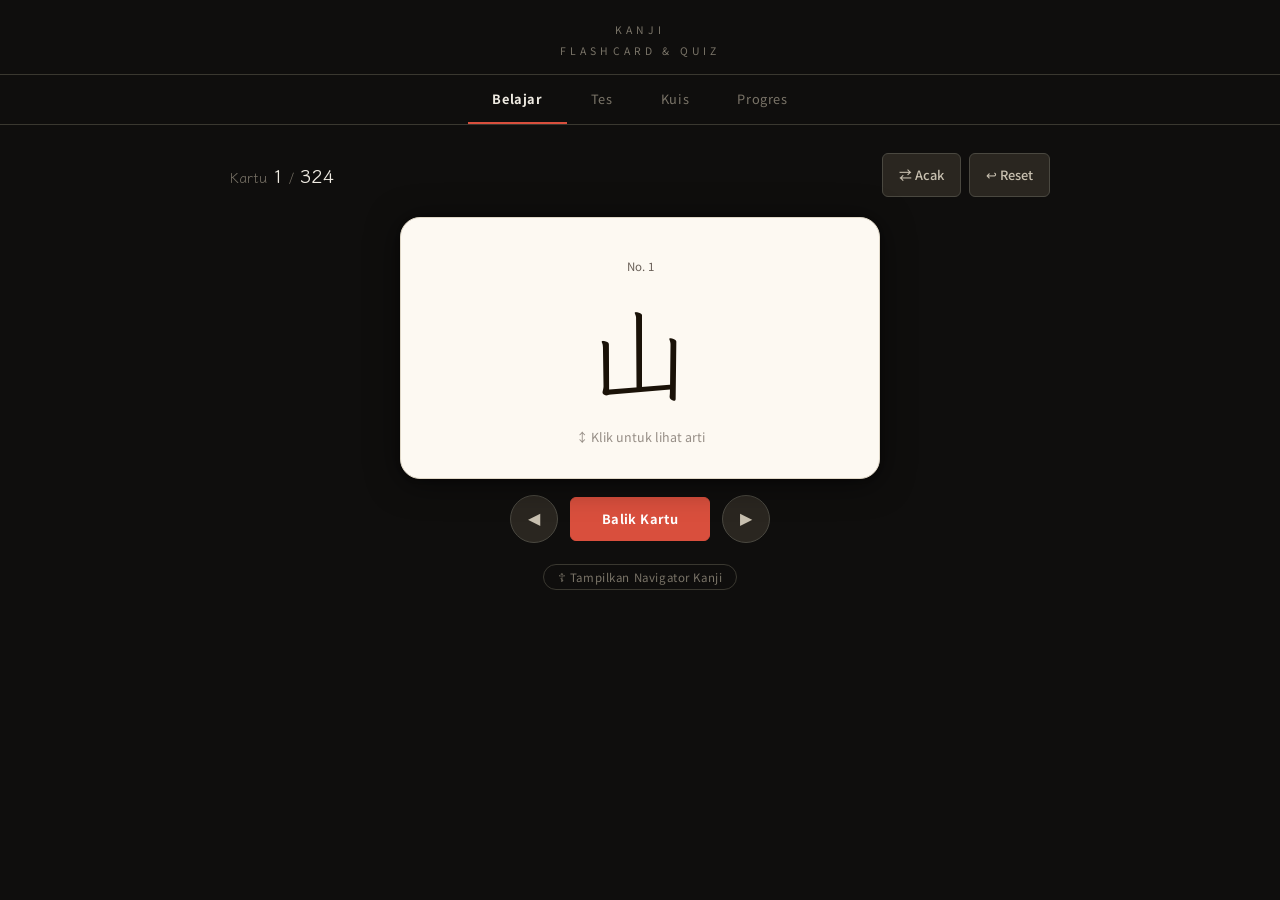
<file: index.html>
<!DOCTYPE html>
<html lang="id">
<head>
  <meta charset="UTF-8">
  <meta name="viewport" content="width=device-width, initial-scale=1.0, viewport-fit=cover">
  <meta name="theme-color" content="#0f0e0d">
  <meta name="apple-mobile-web-app-capable" content="yes">
  <meta name="apple-mobile-web-app-status-bar-style" content="black-translucent">
  <meta name="description" content="Belajar Kanji Jepang dengan Flashcard, Tes, dan Kuis interaktif. 324 kanji dengan SRS.">
  <title>漢字 Kanji Flashcard</title>
  <link rel="manifest" href="manifest.json">
  <link rel="apple-touch-icon" href="icons/icon-192.svg">
  <link rel="preconnect" href="https://fonts.googleapis.com">
  <link rel="preconnect" href="https://fonts.gstatic.com" crossorigin>
  <link href="https://fonts.googleapis.com/css2?family=Klee+One:wght@400;600&family=Zen+Kaku+Gothic+New:wght@400;500;700&family=Noto+Sans+JP:wght@300;400;500;700&display=swap" rel="stylesheet">
  <link rel="stylesheet" href="style.css">
</head>
<body>

  <!-- ── HEADER ── -->
  <header>
    <div class="app-subtitle">Kanji<br>Flashcard &amp; Quiz</div>
  </header>

  <!-- ── TAB NAVIGATION ── -->
  <nav class="tabs">
    <button class="tab-btn active" data-tab="flashcard">Belajar</button>
    <button class="tab-btn" data-tab="test-fc">Tes</button>
    <button class="tab-btn" data-tab="quiz">Kuis</button>
    <button class="tab-btn" data-tab="list">Progres</button>
  </nav>

  <div class="main">


    <!-- ===== FLASHCARD SECTION ===== -->
    <section id="flashcard" class="section active">
      <div class="fc-controls">
        <div class="fc-counter">Kartu <span id="fc-current">1</span> / <span id="fc-total">324</span></div>
        <div class="btn-group">
          <button class="btn" id="btn-shuffle">&#8644; Acak</button>
          <button class="btn" id="btn-reset">&#8617; Reset</button>
        </div>
      </div>

      <div class="card-wrapper">
        <div class="card-scene" id="card-scene">
          <div class="card-inner" id="card-inner">
            <div class="card-face">
              <div class="card-number" id="card-num-front"></div>
              <div class="kanji-display" id="kanji-front"></div>
              <div class="card-hint">&#8597; Klik untuk lihat arti</div>
            </div>
            <div class="card-face card-back">
              <div class="kanji-back-char" id="kanji-back-char"></div>
              <div class="kanji-meaning" id="kanji-back-meaning"></div>
              <div class="kanji-meaning-id" id="kanji-back-id"></div>
              <div class="reading-block">
                <div class="reading-group">
                  <span class="reading-label">音読み On'yomi</span>
                  <span class="reading-value onyomi" id="kanji-back-on"></span>
                </div>
                <div class="reading-group">
                  <span class="reading-label">訓読み Kun'yomi</span>
                  <span class="reading-value kunyomi" id="kanji-back-kun"></span>
                </div>
              </div>
              <div class="example-block" id="kanji-back-ex"></div>
            </div>
          </div>
        </div>

        <div class="card-nav">
          <button class="nav-btn" id="prev-btn">&#9664;</button>
          <button class="btn primary flip-width" id="btn-flip">Balik Kartu</button>
          <button class="nav-btn" id="next-btn">&#9654;</button>
        </div>
      </div>

      <div class="text-center mt-4">
        <span class="swipe-hint">&#8592; Geser untuk navigasi &#8594;</span>
      </div>
      <div class="text-center mt-4">
        <button class="mini-grid-toggle" id="mini-grid-btn">&#9766; Tampilkan Navigator Kanji</button>
      </div>
      <div class="mini-grid-wrap" id="mini-grid-wrap">
        <div class="kanji-grid-title">&mdash; Klik kanji untuk loncat ke kartu tersebut &mdash;</div>
        <div class="kanji-grid" id="kanji-grid"></div>
      </div>
    </section>


    <!-- ===== TES FLASHCARD SECTION ===== -->
    <section id="test-fc" class="section">

      <!-- SETUP -->
      <div id="tfc-setup">
        <div class="quiz-setup-card">
          <h2>&#128196; Tes Flashcard</h2>
          <p>Pilih mode, kanji, lalu semua contoh kata (on_ex &amp; kun_ex) akan menjadi kartu flashcard untuk diuji.</p>

          <div class="section-label">MODE TES</div>
          <div class="mode-cards">
            <div class="mode-card selected" id="tfc-mode-word" data-tfc-mode="word-to-reading">
              <div class="mode-card-inner">
                <span class="mode-icon">漢→<span class="color-on">読</span></span>
                <div>
                  <span class="mode-name">Kata → Bacaan &amp; Arti</span>
                  <span class="mode-desc">Lihat kanji/kata → tebak bacaan dan artinya.<br>Contoh: 山脈 → <strong class="color-on">さんみゃく</strong> · pegunungan</span>
                </div>
              </div>
            </div>
            <div class="mode-card" id="tfc-mode-reading" data-tfc-mode="reading-to-word">
              <div class="mode-card-inner">
                <span class="mode-icon"><span class="color-on">読</span>→漢</span>
                <div>
                  <span class="mode-name">Bacaan &amp; Arti → Kata</span>
                  <span class="mode-desc">Lihat bacaan dan arti → tebak kanji/kata-nya.<br>Contoh: さんみゃく · pegunungan → <strong>山脈</strong></span>
                </div>
              </div>
            </div>
          </div>
        </div>

        <!-- Kanji selector header -->
        <div class="kanji-selector-header">
          <span class="kanji-selector-title">
            PILIH KANJI YANG DIUJI
            <span class="sel-count" id="tfc-sel-count">0 dipilih</span>
          </span>
          <div class="btn-group">
            <button class="small-btn" id="tfc-select-all">Pilih Semua</button>
            <button class="small-btn" id="tfc-clear-all">Hapus Semua</button>
          </div>
        </div>

        <!-- Filter by progress -->
        <div class="filter-section">
          <div class="filter-section-label">FILTER BERDASARKAN PROGRESS</div>
          <div class="filter-row">
            <button class="qfilter-btn active-qfilter" id="tfc-qf-all" data-tfc-filter="all">Semua</button>
            <button class="qfilter-btn" id="tfc-qf-belum" data-tfc-filter="belum">○ Belum Dilatih</button>
            <button class="qfilter-btn" id="tfc-qf-lemah" data-tfc-filter="lemah">● Lemah</button>
            <button class="qfilter-btn" id="tfc-qf-sedang" data-tfc-filter="sedang">● Sedang</button>
            <button class="qfilter-btn" id="tfc-qf-kuasai" data-tfc-filter="kuasai">● Dikuasai</button>
          </div>
        </div>

        <!-- Group selection -->
        <div class="filter-section">
          <div class="filter-section-label">PILIH CEPAT PER KELOMPOK</div>
          <div class="group-btns" id="tfc-group-btns"></div>
        </div>

        <!-- Kanji selector grid -->
        <div class="kanji-selector" id="tfc-kanji-selector"></div>

        <!-- SRS toggle -->
        <div class="srs-toggle-row">
          <input type="checkbox" id="tfc-srs-toggle" checked>
          <label for="tfc-srs-toggle">&#8634; <strong>SRS aktif</strong> &mdash; kartu yang belum hafal muncul lagi di akhir</label>
        </div>

        <button class="btn primary full-width" id="tfc-start-btn">&#127183; Mulai Tes Flashcard</button>
      </div>

      <!-- ACTIVE TEST -->
      <div id="tfc-active" style="display:none;">
        <div class="tfc-topbar">
          <div class="tfc-stats-row">
            <span class="stat-pill correct-pill" id="tfc-pill-hafal">&#10003; 0 Hafal</span>
            <span class="stat-pill wrong-pill" id="tfc-pill-belum">&#10007; 0 Belum</span>
            <span class="stat-pill srs-pill" id="tfc-pill-srs" style="display:none;">&#8634; 0</span>
          </div>
          <button class="btn quit" id="tfc-quit-btn">&#10005; Keluar</button>
        </div>

        <div class="tfc-controls-row">
          <div class="tfc-counter">Kartu <span id="tfc-current">1</span> / <span id="tfc-total">0</span></div>
          <div class="tfc-shuffle-toggle">
            <label class="toggle-switch">
              <input type="checkbox" id="tfc-shuffle-toggle">
              <span class="toggle-slider"></span>
            </label>
            <span class="toggle-label" id="tfc-shuffle-label">Acak: OFF</span>
          </div>
        </div>

        <div class="quiz-progress-bar"><div class="quiz-progress-fill" id="tfc-progress"></div></div>

        <!-- Flashcard -->
        <div class="tfc-card-wrapper">
          <div class="tfc-card" id="tfc-card">
            <div class="tfc-card-front" id="tfc-card-front">
              <div class="tfc-card-source" id="tfc-card-source"></div>
              <div class="tfc-card-word" id="tfc-card-word"></div>
              <div class="tfc-card-hint">&#8597; Klik untuk lihat jawaban</div>
            </div>
            <div class="tfc-card-back" id="tfc-card-back" style="display:none;">
              <div class="tfc-card-word-back" id="tfc-back-word"></div>
              <div class="tfc-back-reading" id="tfc-back-reading"></div>
              <div class="tfc-back-meaning" id="tfc-back-meaning"></div>
              <div class="tfc-back-parent" id="tfc-back-parent"></div>
            </div>
          </div>
        </div>

        <!-- Navigation & Actions -->
        <div class="tfc-actions">
          <button class="btn tfc-btn-belum" id="tfc-btn-belum">&#10007; Belum Hafal</button>
          <button class="btn tfc-btn-hafal" id="tfc-btn-hafal">&#10003; Sudah Hafal</button>
        </div>
        <div class="card-nav">
          <button class="nav-btn" id="tfc-prev">&#9664;</button>
          <button class="btn primary flip-width" id="tfc-flip-btn">Balik Kartu</button>
          <button class="nav-btn" id="tfc-next">&#9654;</button>
        </div>

        <div class="text-center" id="tfc-finish-btn" style="display:none;margin-top:12px;">
          <button class="btn primary full-width" id="tfc-finish-now">&#10004; Selesai! Lihat Hasil</button>
        </div>

        <div class="text-center" id="tfc-finish-early-btn" style="display:none;margin-top:8px;">
          <button class="btn full-width" id="tfc-finish-early" style="background:#e65100;color:#fff;">&#9654; Selesaikan (kartu belum ditandai = Belum Hafal)</button>
        </div>
      </div>

      <!-- RESULT -->
      <div id="tfc-result" style="display:none;">
        <div class="quiz-result">
          <div class="result-title">&#128202; Hasil Tes Flashcard</div>
          <div class="result-rings">
            <svg width="140" height="140" viewBox="0 0 140 140">
              <circle class="ring-bg" cx="70" cy="70" r="60"/>
              <circle class="ring-fill" id="tfc-ring-fill" cx="70" cy="70" r="60"
                stroke-dasharray="377" stroke-dashoffset="377"/>
            </svg>
            <div class="ring-pct" id="tfc-ring-pct">0%</div>
          </div>
          <div class="result-stats">
            <div class="result-stat rs-green"><span class="rs-num" id="tfc-rs-hafal">0</span><span class="rs-label">Hafal</span></div>
            <div class="result-stat rs-red"><span class="rs-num" id="tfc-rs-belum">0</span><span class="rs-label">Belum</span></div>
            <div class="result-stat"><span class="rs-num" id="tfc-rs-total">0</span><span class="rs-label">Total</span></div>
          </div>
          <div class="wrong-list" id="tfc-belum-list"></div>
          <div class="btn-group" style="justify-content:center;gap:12px;">
            <button class="btn primary" id="tfc-retry-btn">&#8634; Ulangi</button>
            <button class="btn" id="tfc-back-btn">&#8592; Setup</button>
          </div>
        </div>
      </div>

    </section>


    <!-- ===== QUIZ SECTION ===== -->
    <section id="quiz" class="section">

      <!-- QUIZ SETUP -->
      <div id="quiz-setup">
        <div class="quiz-setup-card">
          <h2>&#9999;&#65039; Uji Kemampuanmu</h2>
          <p>Pilih mode dan kanji yang ingin diuji, lalu mulai!</p>

          <div class="section-label">MODE KUIS</div>
          <div class="mode-cards">
            <div class="mode-card selected" data-mode="kanji-to-reading">
              <div class="mode-card-inner">
                <span class="mode-icon">漢→<span class="color-on">音</span><span class="color-kun">訓</span></span>
                <div>
                  <span class="mode-name">Kanji → On + Kun</span>
                  <span class="mode-desc">Lihat kanji → pilih pasangan on+kun yang tepat.<br>Contoh: 牛 → <strong class="color-on">ギュウ</strong> · <strong class="color-kun">うし</strong></span>
                </div>
              </div>
            </div>
            <div class="mode-card" data-mode="reading-to-kanji">
              <div class="mode-card-inner">
                <span class="mode-icon"><span class="color-on">音</span><span class="color-kun">訓</span>→漢</span>
                <div>
                  <span class="mode-name">On + Kun → Kanji</span>
                  <span class="mode-desc">Lihat on+kun → pilih kanji yang tepat.<br>Contoh: <strong class="color-on">ギュウ</strong> · <strong class="color-kun">うし</strong> → <strong>牛</strong></span>
                </div>
              </div>
            </div>
          </div>
        </div>

        <div class="kanji-selector-header">
          <span class="kanji-selector-title">
            PILIH KANJI YANG DIUJI
            <span class="sel-count" id="sel-count-label">0 dipilih</span>
          </span>
          <div class="btn-group">
            <button class="small-btn" id="btn-select-all">Pilih Semua</button>
            <button class="small-btn" id="btn-clear-all">Hapus Semua</button>
          </div>
        </div>

        <!-- Filter by progress -->
        <div class="filter-section">
          <div class="filter-section-label">FILTER BERDASARKAN PROGRESS</div>
          <div class="filter-row">
            <button class="qfilter-btn active-qfilter" id="qf-all" data-filter="all">Semua</button>
            <button class="qfilter-btn" id="qf-belum" data-filter="belum">○ Belum Dilatih</button>
            <button class="qfilter-btn" id="qf-lemah" data-filter="lemah">● Lemah (&lt;70%)</button>
            <button class="qfilter-btn" id="qf-sedang" data-filter="sedang">● Sedang (40–70%)</button>
            <button class="qfilter-btn" id="qf-kuasai" data-filter="kuasai">● Dikuasai (≥70%)</button>
          </div>
        </div>

        <!-- Group selection -->
        <div class="filter-section">
          <div class="filter-section-label">PILIH CEPAT PER KELOMPOK</div>
          <div class="group-btns" id="group-btns"></div>
        </div>

        <!-- Kanji selector grid -->
        <div class="kanji-selector" id="kanji-selector"></div>

        <!-- SRS toggle -->
        <div class="srs-toggle-row">
          <input type="checkbox" id="srs-toggle" checked>
          <label for="srs-toggle">&#8634; <strong>SRS aktif</strong> &mdash; kanji yang salah muncul lagi di akhir</label>
        </div>

        <!-- SRS Review Banner -->
        <div class="srs-banner" id="srs-due-banner">
          <div class="srs-banner-inner">
            <div>
              <div class="srs-banner-title">&#9670; SRS REVIEW TERSEDIA</div>
              <div class="srs-banner-count" id="srs-due-count"></div>
            </div>
            <button class="btn primary" id="btn-start-srs">&#8634; Mulai Review</button>
          </div>
        </div>

        <button class="btn primary full-width" id="btn-start-quiz">始め！ Mulai Kuis</button>
      </div>


      <!-- QUIZ ACTIVE -->
      <div id="quiz-active">
        <div class="quiz-topbar">
          <div class="quiz-stat-row">
            <span class="stat-pill correct-pill" id="pill-correct">&#10003; 0</span>
            <span class="stat-pill wrong-pill" id="pill-wrong">&#10007; 0</span>
            <span class="stat-pill srs-pill" id="pill-srs" style="display:none;">&#8634; 0</span>
          </div>
          <button class="btn quit" id="btn-end-quiz">&#10005; Keluar Kuis</button>
        </div>
        <div class="quiz-progress-bar"><div class="quiz-progress-fill" id="quiz-progress"></div></div>
        <div class="quiz-q-num" id="quiz-q-num"></div>

        <div class="quiz-question-card"><div class="quiz-question" id="quiz-question"></div></div>
        <div id="answer-area"></div>

        <div class="feedback-panel" id="feedback-panel">
          <div class="feedback-header" id="feedback-header"></div>
          <div class="feedback-body">
            <div class="fb-kanji" id="fb-kanji"></div>
            <div class="fb-info" id="fb-info"></div>
          </div>
        </div>

        <div class="next-q-wrap" id="next-q-btn">
          <button class="btn gold" id="btn-next-q">次へ Lanjut →</button>
        </div>
      </div>

      <!-- QUIZ RESULTS -->
      <div id="quiz-result">
        <div class="quiz-result">
          <div class="result-title">結果 Hasil Kuis</div>
          <div class="result-rings">
            <svg width="140" height="140" viewBox="0 0 140 140">
              <circle class="ring-bg" cx="70" cy="70" r="60"/>
              <circle class="ring-fill" id="ring-fill" cx="70" cy="70" r="60"
                stroke-dasharray="377" stroke-dashoffset="377"/>
            </svg>
            <div class="ring-pct" id="ring-pct">0%</div>
          </div>
          <div class="result-grade" id="result-grade"></div>
          <div class="result-stats">
            <div class="result-stat rs-green"><span class="rs-num" id="rs-correct">0</span><span class="rs-label">Benar</span></div>
            <div class="result-stat rs-red"><span class="rs-num" id="rs-wrong">0</span><span class="rs-label">Salah</span></div>
            <div class="result-stat"><span class="rs-num" id="rs-total">0</span><span class="rs-label">Soal</span></div>
          </div>
          <div class="wrong-list" id="wrong-list"></div>
          <div class="btn-group" style="justify-content:center;gap:12px;">
            <button class="btn primary" id="btn-retry">&#8634; Ulangi</button>
            <button class="btn" id="btn-back-setup">&#8592; Setup</button>
          </div>
        </div>
      </div>
    </section>


    <!-- ===== LIST + PROGRESS SECTION (MERGED) ===== -->
    <section id="list" class="section">
      <div class="list-header">

        <!-- Progress Summary Cards -->
        <div class="prog-summary" id="prog-summary"></div>

        <!-- Legend -->
        <div class="list-legend">
          <span class="list-legend-title">KETERANGAN WARNA:</span>
          <span class="legend-item legend-default"><span class="legend-dot"></span> Belum Dilatih</span>
          <span class="legend-item legend-lemah"><span class="legend-dot"></span> Lemah</span>
          <span class="legend-item legend-sedang"><span class="legend-dot"></span> Sedang</span>
          <span class="legend-item legend-kuasai"><span class="legend-dot"></span> Dikuasai</span>
        </div>

        <!-- Filter Row -->
        <div class="list-filter-row">
          <span class="list-filter-label">FILTER:</span>
          <button class="filter-btn active-filter" id="filter-all" data-filter="all">Semua (324)</button>
          <button class="filter-btn" id="filter-belum" data-filter="belum">Belum Dilatih</button>
          <button class="filter-btn" id="filter-lemah" data-filter="lemah">Lemah</button>
          <button class="filter-btn" id="filter-sedang" data-filter="sedang">Sedang</button>
          <button class="filter-btn" id="filter-kuasai" data-filter="kuasai">Dikuasai</button>
        </div>
      </div>
      <div class="list-grid" id="list-grid"></div>
      <div class="text-center" style="margin-top:20px;">
        <button class="btn-reset" id="btn-reset-progress">&#10005; Reset Semua Progress</button>
      </div>
      <div class="export-import-section">
        <div class="export-import-title">BACKUP & RESTORE PROGRESS</div>
        <p class="export-import-desc">Simpan progress ke file agar tidak hilang saat ganti device atau clear cache.</p>
        <div class="btn-group" style="justify-content:center;gap:10px;flex-wrap:wrap;">
          <button class="btn" id="btn-export-progress">&#128190; Export Progress</button>
          <button class="btn" id="btn-import-progress">&#128194; Import Progress</button>
        </div>
        <input type="file" id="import-file-input" accept=".json" style="display:none;">
      </div>
    </section>

  </div><!-- /.main -->

  <!-- Scripts: data first, then app logic -->
  <script src="kanji-data.js"></script>
  <script src="app.js"></script>
  <script>
    // Register Service Worker for offline support
    if ('serviceWorker' in navigator) {
      window.addEventListener('load', () => {
        navigator.serviceWorker.register('/sw.js').catch(() => {});
      });
    }
  </script>

</body>
</html>
</file>
<file: style.css>
/**
 * style.css
 * Kanji Flashcard & Quiz - Stylesheet
 * Refactored: removed duplicate font imports, converted inline styles to classes
 */

/* ── FONTS ── */
/* Loaded via <link> in HTML with font-display: swap for performance */
/* Klee One: 教科書体 style, stroke mirip tulisan tangan — ideal untuk belajar kanji */
/* Zen Kaku Gothic New: sans-serif tegas, readable untuk bacaan & contoh kata */

/* ── VARIABLES ── */
:root {
  --bg:          #0f0e0d;
  --bg2:         #1a1815;
  --bg3:         #232018;
  --surface:     #2a2620;
  --surface2:    #32302a;
  --ink:         #f0ece3;
  --ink2:        #c8c0b0;
  --muted:       #7a7468;
  --border:      #3a3830;
  --border2:     #4a4840;
  --red:         #d94f3d;
  --red-dim:     #8a2a20;
  --red-bg:      #2a1a18;
  --blue:        #4a8fd4;
  --blue-bg:     #18202e;
  --gold:        #c8960a;
  --gold-bg:     #28220a;
  --card-bg:     #fdf9f2;
  --card-ink:    #1a1208;
  --card-muted:  #6a6058;
  --card-border: #e0d8c8;
  --green:       #4caf50;
  --green-bg:    #162018;
}


/* ── RESET & BASE ── */
* { margin: 0; padding: 0; box-sizing: border-box; }

::-webkit-scrollbar { width: 4px; }
::-webkit-scrollbar-track { background: var(--bg); }
::-webkit-scrollbar-thumb { background: var(--border2); border-radius: 2px; }

body {
  background: var(--bg);
  font-family: 'Noto Sans JP', sans-serif;
  color: var(--ink);
  min-height: 100vh;
  padding: env(safe-area-inset-top) env(safe-area-inset-right) env(safe-area-inset-bottom) env(safe-area-inset-left);
  -webkit-tap-highlight-color: transparent;
  -webkit-text-size-adjust: 100%;
}

/* ── HEADER ── */
header {
  text-align: center;
  padding: 20px 20px 12px;
  border-bottom: 1px solid var(--border);
  background: var(--bg);
}

.app-subtitle {
  font-family: 'Noto Sans JP', sans-serif;
  font-size: 0.65rem;
  color: var(--muted);
  letter-spacing: 0.4em;
  text-transform: uppercase;
  line-height: 2;
}


/* ── TABS ── */
.tabs {
  display: flex;
  justify-content: center;
  padding: 0;
  border-bottom: 1px solid var(--border);
  background: var(--bg);
  gap: 0;
  position: sticky;
  top: 0;
  z-index: 100;
}

.tab-btn {
  padding: 14px 24px;
  border: none;
  border-bottom: 2px solid transparent;
  background: transparent;
  cursor: pointer;
  font-family: 'Noto Sans JP', sans-serif;
  font-size: 0.8rem;
  color: var(--muted);
  transition: all 0.2s;
  letter-spacing: 0.05em;
  min-height: 48px;
}

.tab-btn:hover:not(.active) { color: var(--ink2); }

.tab-btn.active {
  color: var(--ink);
  font-weight: 700;
  border-bottom-color: var(--red);
}

/* ── MAIN CONTAINER ── */
.main {
  max-width: 860px;
  margin: 0 auto;
  padding: 28px 20px;
}

.section { display: none; }
.section.active { display: block; }


/* ── CONTROLS ── */
.fc-controls {
  display: flex;
  justify-content: space-between;
  align-items: center;
  margin-bottom: 20px;
  flex-wrap: wrap;
  gap: 10px;
}

.fc-counter {
  font-family: 'Klee One', cursive;
  font-size: 0.9rem;
  color: var(--muted);
}

.fc-counter span {
  color: var(--ink);
  font-weight: 700;
  font-size: 1.2rem;
}

.btn-group { display: flex; gap: 8px; }

/* ── BUTTONS ── */
.btn {
  padding: 10px 16px;
  border: 1px solid var(--border2);
  background: var(--surface);
  cursor: pointer;
  font-family: 'Noto Sans JP', sans-serif;
  font-size: 0.8rem;
  font-weight: 500;
  color: var(--ink2);
  border-radius: 6px;
  transition: all 0.15s;
  min-height: 44px;
  display: inline-flex;
  align-items: center;
  justify-content: center;
}

.btn:hover {
  border-color: var(--border2);
  color: var(--ink);
  background: var(--surface2);
}

.btn.primary {
  background: var(--red);
  color: #fff;
  border-color: var(--red);
  font-weight: 700;
  letter-spacing: 0.03em;
}

.btn.primary:hover {
  background: #c44030;
  border-color: #c44030;
}

.btn.quit {
  font-size: 0.75rem;
  padding: 4px 14px;
  border-color: var(--red-dim);
  color: var(--red);
}

.btn.full-width {
  width: 100%;
  font-size: 1rem;
  padding: 13px;
}

.btn.flip-width { width: 140px; padding: 10px 16px; }

.btn.gold {
  font-size: 0.95rem;
  padding: 10px 36px;
}


/* ── FLASHCARD ── */
.card-wrapper {
  display: flex;
  flex-direction: column;
  align-items: center;
  width: 100%;
  max-width: 480px;
  margin: 0 auto;
}

.card-scene {
  perspective: 1200px;
  width: 100%;
  margin: 0;
  cursor: pointer;
}

.card-inner {
  width: 100%;
  height: auto;
  transition: none;
}

.card-face {
  width: 100%;
  background: var(--card-bg);
  border: 1px solid var(--card-border);
  border-radius: 20px;
  display: flex;
  flex-direction: column;
  align-items: center;
  justify-content: center;
  padding: 40px 28px 32px;
  box-shadow: 0 4px 32px rgba(0,0,0,0.5), 0 1px 4px rgba(0,0,0,0.3);
}

.card-back {
  display: none;
  background: var(--card-bg);
  overflow-y: auto;
  justify-content: flex-start;
  padding: 24px 28px;
  border-radius: 20px;
  max-height: 70vh;
}

.card-inner.flipped .card-back { display: flex; }
.card-inner.flipped .card-face:not(.card-back) { display: none; }

.kanji-display {
  font-family: 'Klee One', cursive;
  font-size: 7rem;
  line-height: 1;
  color: var(--card-ink);
  margin: 12px 0;
}

.card-number {
  font-size: 0.72rem;
  color: var(--card-muted);
  margin-bottom: 4px;
}

.card-hint {
  font-size: 0.78rem;
  color: var(--card-muted);
  margin-top: 14px;
  opacity: 0.7;
}


/* ── CARD BACK DETAILS ── */
.kanji-back-char {
  font-family: 'Klee One', cursive;
  font-size: 2.6rem;
  color: var(--red-dim);
  margin-bottom: 4px;
}

.kanji-meaning {
  font-size: 1rem;
  font-weight: 700;
  color: var(--card-ink);
  margin-bottom: 1px;
}

.kanji-meaning-id {
  font-size: 0.7rem;
  color: var(--card-muted);
  margin-bottom: 14px;
}

.reading-block {
  display: flex;
  gap: 24px;
  margin-bottom: 14px;
  flex-wrap: wrap;
}

.reading-group {
  display: flex;
  flex-direction: column;
  align-items: center;
  gap: 3px;
}

.reading-label {
  font-size: 0.55rem;
  color: var(--card-muted);
  letter-spacing: 0.1em;
  text-transform: uppercase;
}

.reading-value {
  font-family: 'Zen Kaku Gothic New', sans-serif;
  font-size: 1.1rem;
  font-weight: 700;
}

.reading-value.onyomi { color: #c0392b; }
.reading-value.kunyomi { color: #1a4a90; }

.example-block {
  font-size: 0.7rem;
  background: #f5f0e6;
  border-radius: 8px;
  padding: 10px 14px;
  line-height: 2;
  word-break: break-word;
  color: var(--card-muted);
  width: 100%;
}

.example-block .ex-on { color: #a02820; display: block; }
.example-block .ex-kun { color: #1a4a90; display: block; }

/* ── FORMATTED EXAMPLE SECTIONS (On/Kun per line) ── */
.ex-section {
  margin-bottom: 10px;
}
.ex-section-label {
  font-size: 0.65rem;
  font-weight: 700;
  letter-spacing: 0.08em;
  text-transform: uppercase;
  margin-bottom: 4px;
  padding: 2px 6px;
  border-radius: 4px;
  display: inline-block;
}
.ex-section-on .ex-section-label {
  color: #a02820;
  background: rgba(160, 40, 32, 0.08);
}
.ex-section-kun .ex-section-label {
  color: #1a4a90;
  background: rgba(26, 74, 144, 0.08);
}
.ex-items {
  padding-left: 4px;
}
.ex-item {
  padding: 3px 0;
  line-height: 1.7;
  border-bottom: 1px dashed rgba(0,0,0,0.06);
}
.ex-item:last-child {
  border-bottom: none;
}
.ex-word-on {
  font-family: 'Zen Kaku Gothic New', sans-serif;
  font-weight: 700;
  font-size: 0.85rem;
  color: #a02820;
}
.ex-word-kun {
  font-family: 'Zen Kaku Gothic New', sans-serif;
  font-weight: 700;
  font-size: 0.85rem;
  color: #1a4a90;
}
.ex-reading {
  color: #6a6058;
  font-size: 0.75rem;
}
.ex-meaning {
  color: #4a4038;
  font-size: 0.75rem;
  margin-left: 2px;
}
.ex-meaning::before {
  content: '— ';
  color: #bbb;
}

/* ── KANJI HIGHLIGHT IN SENTENCE ── */
.sentence-kanji-highlight {
  color: #a02820;
  font-weight: 700;
  background: rgba(160, 40, 32, 0.07);
  padding: 0 2px;
  border-radius: 3px;
}


/* ── SENTENCE BLOCK (replaces inline style in card back) ── */
.sentence-block {
  margin-top: 12px;
  background: #f0ebe0;
  border-radius: 10px;
  padding: 12px 14px;
  border-left: 3px solid var(--red);
}

.sentence-label {
  font-size: 0.6rem;
  font-weight: 700;
  letter-spacing: 0.12em;
  color: var(--red);
  margin-bottom: 6px;
}

.sentence-jp {
  font-family: 'Zen Kaku Gothic New', sans-serif;
  font-size: 1.05rem;
  line-height: 1.9;
  color: #1a1208;
  font-weight: 500;
}

.sentence-id {
  font-size: 0.8rem;
  color: #6a6058;
  margin-top: 5px;
  font-style: italic;
}

/* ── CARD NAV ── */
.card-nav {
  display: flex;
  justify-content: center;
  gap: 12px;
  align-items: center;
  margin-top: 16px;
  margin-bottom: 16px;
  width: 100%;
}

.nav-btn {
  width: 48px;
  height: 48px;
  border-radius: 50%;
  border: 1px solid var(--border2);
  background: var(--surface);
  color: var(--ink2);
  font-size: 1rem;
  cursor: pointer;
  transition: all 0.15s;
}

.nav-btn:hover {
  border-color: var(--red);
  color: var(--red);
  background: var(--red-bg);
}


/* ── MINI GRID ── */
.mini-grid-toggle {
  font-size: 0.72rem;
  padding: 4px 14px;
  border: 1.5px solid var(--border);
  background: transparent;
  border-radius: 20px;
  cursor: pointer;
  color: var(--muted);
  font-family: inherit;
  letter-spacing: 0.05em;
}

.mini-grid-wrap {
  display: none;
  margin-top: 10px;
}

.kanji-grid-title {
  font-size: 0.68rem;
  color: var(--muted);
  text-align: center;
  margin-bottom: 10px;
  letter-spacing: 0.1em;
}

.kanji-grid {
  display: grid;
  grid-template-columns: repeat(6, 1fr);
  gap: 5px;
  padding: 4px 2px;
  max-width: 520px;
  margin: 0 auto;
}

.kanji-thumb {
  border: 1px solid var(--border);
  border-radius: 6px;
  padding: 6px 2px;
  text-align: center;
  cursor: pointer;
  font-family: 'Klee One', cursive;
  font-size: 1rem;
  color: var(--ink2);
  background: var(--surface);
  transition: all 0.12s;
  line-height: 1.2;
}

.kanji-thumb:hover {
  border-color: var(--red);
  color: var(--red);
}

.kanji-thumb.current-thumb {
  border-color: var(--red);
  background: var(--red-bg);
  color: var(--red);
}


/* ── QUIZ SETUP ── */
.quiz-setup-card h2 {
  font-family: 'Klee One', cursive;
  font-size: 1.5rem;
  color: var(--ink);
  margin-bottom: 6px;
}

.quiz-setup-card p {
  font-size: 0.82rem;
  color: var(--ink2);
  margin-bottom: 20px;
}

.section-label {
  font-size: 0.62rem;
  letter-spacing: 0.12em;
  text-transform: uppercase;
  color: var(--muted);
  margin-bottom: 8px;
}

.mode-cards {
  display: flex;
  flex-direction: column;
  gap: 8px;
  margin-bottom: 20px;
}

.mode-card {
  border: 1px solid var(--border);
  border-radius: 12px;
  padding: 16px 18px;
  cursor: pointer;
  transition: all 0.18s;
  background: var(--surface);
  display: flex;
  align-items: center;
  gap: 14px;
  min-height: 48px;
}

.mode-card:hover { border-color: var(--border2); }

.mode-card.selected {
  border-color: var(--red);
  background: var(--red-bg);
}

.mode-card.selected::after {
  content: '\2713';
  margin-left: auto;
  color: var(--red);
  font-weight: 700;
}

.mode-card-inner {
  display: flex;
  align-items: center;
  gap: 14px;
}

.mode-icon {
  font-size: 1.8rem;
  min-width: 52px;
  text-align: center;
}

.mode-name {
  display: block;
  font-weight: 600;
  color: var(--ink);
}

.mode-desc {
  display: block;
  font-size: 0.78rem;
  color: var(--ink2);
  margin-top: 2px;
}

.color-on { color: #c0392b; }
.color-kun { color: #1a4a90; }


/* ── KANJI SELECTOR ── */
.kanji-selector-header {
  display: flex;
  align-items: center;
  justify-content: space-between;
  margin-top: 24px;
  margin-bottom: 8px;
}

.kanji-selector-title {
  font-size: 0.62rem;
  letter-spacing: 0.12em;
  text-transform: uppercase;
  color: var(--muted);
}

.sel-count {
  font-size: 0.7rem;
  color: var(--muted);
  text-transform: none;
  letter-spacing: 0;
  margin-left: 6px;
}

.small-btn {
  font-size: 0.7rem;
  padding: 5px 10px;
  border: 1px solid var(--border);
  background: var(--surface);
  border-radius: 4px;
  cursor: pointer;
  font-family: inherit;
  color: var(--ink2);
  min-height: 32px;
}

.small-btn:hover {
  border-color: var(--border2);
  color: var(--ink);
}

.filter-section {
  margin-bottom: 10px;
}

.filter-section-label {
  font-size: 0.62rem;
  letter-spacing: 0.1em;
  color: var(--muted);
  margin-bottom: 6px;
}

.filter-row {
  display: flex;
  flex-wrap: wrap;
  gap: 6px;
  margin-bottom: 8px;
}

.group-btns {
  display: flex;
  flex-wrap: wrap;
  gap: 4px;
  margin-bottom: 10px;
}

.group-btn {
  font-size: 0.68rem;
  padding: 6px 10px;
  border: 1px solid var(--border);
  background: var(--surface);
  border-radius: 4px;
  cursor: pointer;
  font-family: inherit;
  color: var(--ink2);
  transition: all 0.15s;
  min-height: 36px;
}

.group-btn.active {
  border-color: var(--red);
  background: var(--red-bg);
  color: var(--red);
}

.kanji-selector {
  display: grid;
  grid-template-columns: repeat(7, 1fr);
  gap: 6px;
  margin-bottom: 20px;
  max-height: 220px;
  overflow-y: auto;
  padding: 4px 2px;
}

.ks-tile {
  border: 1px solid var(--border);
  border-radius: 7px;
  padding: 6px 4px;
  text-align: center;
  cursor: pointer;
  background: var(--surface);
  transition: all 0.12s;
  user-select: none;
  opacity: 0.4;
  font-family: 'Klee One', cursive;
  font-size: 1rem;
  color: var(--ink2);
}

.ks-tile:hover { opacity: 0.75; }

.ks-tile.selected {
  opacity: 1;
  border-color: var(--red);
  background: var(--red-bg);
  color: var(--red);
}

.ks-tile-char {
  font-family: 'Klee One', cursive;
  font-size: 1.5rem;
  display: block;
  line-height: 1.2;
}

.ks-tile-num {
  font-size: 0.6rem;
  color: var(--muted);
}


/* ── SRS TOGGLE & BANNER ── */
.srs-toggle-row {
  display: flex;
  align-items: center;
  gap: 10px;
  margin-bottom: 24px;
}

.srs-toggle-row input[type="checkbox"] {
  width: 16px;
  height: 16px;
  cursor: pointer;
}

.srs-toggle-row label {
  font-size: 0.85rem;
  cursor: pointer;
  color: #e0d8c8;
}

.srs-banner {
  display: none;
  background: linear-gradient(135deg, #2a1a10, #1a2a10);
  border: 1px solid #5a4a20;
  border-radius: 10px;
  padding: 14px 16px;
  margin-bottom: 12px;
}

.srs-banner-inner {
  display: flex;
  align-items: center;
  justify-content: space-between;
  flex-wrap: wrap;
  gap: 8px;
}

.srs-banner-title {
  font-size: 0.72rem;
  color: #c8960a;
  font-weight: 700;
  letter-spacing: 0.08em;
  margin-bottom: 3px;
}

.srs-banner-count {
  font-size: 0.88rem;
  color: #e0d8c8;
}

/* ── QUIZ ACTIVE ── */
#quiz-active { display: none; }
#quiz-active.show { display: block; }

.quiz-topbar {
  display: flex;
  align-items: center;
  justify-content: space-between;
  margin-bottom: 16px;
}

.quiz-stat-row {
  display: flex;
  gap: 8px;
  align-items: center;
}

.stat-pill {
  font-size: 0.75rem;
  padding: 3px 10px;
  border-radius: 20px;
  font-weight: 700;
  border: 1px solid;
}

.correct-pill {
  background: var(--green-bg);
  border-color: var(--green);
  color: var(--green);
}

.wrong-pill {
  background: var(--red-bg);
  border-color: var(--red);
  color: var(--red);
}

.srs-pill {
  background: var(--gold-bg);
  border-color: var(--gold);
  color: var(--gold);
}


/* ── QUIZ PROGRESS & QUESTION ── */
.quiz-progress-bar {
  width: 100%;
  height: 3px;
  background: var(--border);
  border-radius: 2px;
  margin-bottom: 12px;
  overflow: hidden;
}

.quiz-progress-fill {
  height: 100%;
  background: var(--red);
  border-radius: 2px;
  transition: width 0.3s;
}

.quiz-q-num {
  text-align: right;
  font-size: 0.72rem;
  color: var(--muted);
  margin-bottom: 18px;
}

.quiz-prompt {
  font-size: 0.68rem;
  color: var(--muted);
  letter-spacing: 0.12em;
  text-transform: uppercase;
  margin-bottom: 14px;
}

.quiz-question-card {
  background: var(--surface);
  border: 1px solid var(--border);
  border-radius: 16px;
  padding: 32px 24px 24px;
  text-align: center;
  margin-bottom: 16px;
  box-shadow: 0 2px 16px rgba(0,0,0,0.3);
}

.quiz-kanji-big {
  font-family: 'Klee One', cursive;
  font-size: 6rem;
  line-height: 1;
  color: var(--ink);
}

.quiz-meaning-hint {
  margin-top: 12px;
  font-size: 0.82rem;
  color: var(--muted);
}

.quiz-reading-display {
  text-align: center;
  margin: 16px 0 10px;
  line-height: 1;
}

.quiz-on-big {
  font-size: 1.6rem;
  font-weight: 700;
  color: var(--red);
  font-family: 'Zen Kaku Gothic New', sans-serif;
  white-space: nowrap;
}

.quiz-on-romaji {
  font-size: 0.72rem;
  color: var(--red);
  font-weight: 600;
  margin: 3px 0 10px;
}

.quiz-kun-big {
  font-size: 1.6rem;
  font-weight: 700;
  color: var(--blue);
  font-family: 'Zen Kaku Gothic New', sans-serif;
  white-space: nowrap;
}

.quiz-kun-romaji {
  font-size: 0.72rem;
  color: var(--blue);
  font-weight: 600;
  margin-top: 3px;
}


/* ── CHOICES ── */
.choices {
  display: grid;
  grid-template-columns: 1fr 1fr;
  gap: 10px;
  margin-top: 16px;
}

.choice-btn {
  background: var(--surface);
  border: 1px solid var(--border);
  border-radius: 12px;
  padding: 16px 12px;
  cursor: pointer;
  font-family: 'Zen Kaku Gothic New', sans-serif;
  font-size: 1rem;
  color: var(--ink);
  transition: all 0.15s;
  text-align: center;
  line-height: 1.6;
}

.choice-btn:hover:not([disabled]) {
  border-color: var(--border2);
  background: var(--surface2);
}

.choice-btn.correct {
  background: var(--green-bg);
  border-color: var(--green);
  color: var(--green);
  font-weight: 700;
}

.choice-btn.wrong {
  background: var(--red-bg);
  border-color: var(--red);
  color: var(--red);
  font-weight: 700;
}

.choice-btn[disabled] { cursor: default; }

.choice-on {
  font-size: 1.15rem;
  font-weight: 700;
  color: var(--red);
  display: block;
  line-height: 1.4;
}

.choice-on-romaji {
  font-size: 0.65rem;
  color: var(--red);
  opacity: 0.75;
  display: block;
  margin-bottom: 6px;
  letter-spacing: 0.03em;
}

.choice-kun {
  font-size: 1.15rem;
  font-weight: 700;
  color: var(--blue);
  display: block;
  line-height: 1.4;
}

.choice-kun-romaji {
  font-size: 0.65rem;
  color: var(--blue);
  opacity: 0.75;
  display: block;
  letter-spacing: 0.03em;
}

.choice-kanji {
  font-size: 3rem;
  font-family: 'Klee One', cursive;
  display: block;
  line-height: 1.2;
  color: var(--ink);
}

.choice-meaning {
  font-size: 0.78rem;
  font-weight: 600;
  color: var(--ink2);
  display: block;
  margin-top: 4px;
}


/* ── FEEDBACK PANEL ── */
.feedback-panel {
  display: none;
  margin-top: 16px;
}

.feedback-panel.show {
  display: block;
  animation: fadeIn 0.25s ease;
}

.feedback-header {
  display: flex;
  align-items: center;
  gap: 8px;
  padding: 10px 16px;
  border-radius: 10px 10px 0 0;
  font-weight: 700;
  font-size: 0.88rem;
  letter-spacing: 0.05em;
}

.correct-hdr {
  background: #1a3020;
  color: #4caf50;
  border: 1px solid #2e5030;
  border-bottom: none;
}

.wrong-hdr {
  background: #2a1818;
  color: var(--red);
  border: 1px solid var(--red-dim);
  border-bottom: none;
}

.feedback-body {
  background: var(--surface);
  border: 1px solid var(--border);
  border-radius: 0 0 10px 10px;
  padding: 16px;
  display: grid;
  grid-template-columns: auto 1fr;
  gap: 14px;
  align-items: start;
}

.fb-kanji {
  font-family: 'Klee One', cursive;
  font-size: 3.5rem;
  line-height: 1;
  color: var(--ink);
  padding-right: 14px;
  border-right: 1px solid var(--border);
}

.fb-info {
  font-size: 0.8rem;
  line-height: 2;
  color: var(--ink2);
}

.fb-meaning {
  font-size: 0.95rem;
  font-weight: 700;
  color: var(--ink);
  margin-bottom: 4px;
}

.fb-label {
  font-size: 0.6rem;
  color: var(--muted);
  letter-spacing: 0.08em;
  min-width: 32px;
  display: inline-block;
}

.fb-pill-on {
  background: var(--red-bg);
  color: var(--red);
  border: 1px solid var(--red-dim);
  padding: 1px 8px;
  border-radius: 4px;
  font-family: 'Zen Kaku Gothic New', sans-serif;
  font-weight: 700;
  font-size: 0.9rem;
}

.fb-pill-kun {
  background: var(--blue-bg);
  color: var(--blue);
  border: 1px solid #2a4080;
  padding: 1px 8px;
  border-radius: 4px;
  font-family: 'Zen Kaku Gothic New', sans-serif;
  font-weight: 700;
  font-size: 0.9rem;
}

.fb-ex {
  margin-top: 10px;
  padding: 10px 12px;
  border-radius: 6px;
  background: var(--bg);
  font-size: 0.82rem;
  color: var(--ink2);
  line-height: 2.2;
}

.fb-on { color: var(--red); font-weight: 700; }
.fb-kun { color: var(--blue); font-weight: 700; }

/* Feedback panel: formatted examples (dark theme) */
.feedback-body .ex-section {
  margin-top: 10px;
  padding: 10px 12px;
  border-radius: 6px;
  background: var(--bg);
}
.feedback-body .ex-section-label {
  font-size: 0.65rem;
  font-weight: 700;
  letter-spacing: 0.08em;
}
.feedback-body .ex-section-on .ex-section-label { color: var(--red); background: var(--red-bg); }
.feedback-body .ex-section-kun .ex-section-label { color: var(--blue); background: var(--blue-bg); }
.feedback-body .ex-word-on { color: var(--red); font-weight: 700; font-size: 0.9rem; }
.feedback-body .ex-word-kun { color: var(--blue); font-weight: 700; font-size: 0.9rem; }
.feedback-body .ex-reading { color: var(--ink2); font-size: 0.8rem; }
.feedback-body .ex-meaning { color: var(--muted); font-size: 0.8rem; }
.feedback-body .ex-meaning::before { color: var(--border2); }
.feedback-body .ex-item { border-bottom-color: var(--border); }
.feedback-body .sentence-block {
  background: var(--bg);
  border-left-color: var(--red);
}
.feedback-body .sentence-jp { color: var(--ink); }
.feedback-body .sentence-id { color: var(--muted); }
.feedback-body .sentence-kanji-highlight {
  color: var(--red);
  background: var(--red-bg);
}

.next-q-wrap {
  display: none;
  margin-top: 14px;
  width: 100%;
  text-align: center;
}


/* ── QUIZ RESULT ── */
#quiz-result {
  text-align: center;
  padding: 20px;
  display: none;
}

#quiz-result.show { display: block; }

.result-title {
  font-size: 0.75rem;
  color: var(--muted);
  letter-spacing: 0.12em;
  text-transform: uppercase;
  margin-bottom: 16px;
}

.result-rings {
  position: relative;
  width: 140px;
  height: 140px;
  margin: 0 auto 16px;
}

.ring-bg {
  fill: none;
  stroke: var(--border);
  stroke-width: 8;
}

.ring-fill {
  fill: none;
  stroke: var(--green);
  stroke-width: 8;
  stroke-linecap: round;
  transition: stroke-dashoffset 1s ease;
}

.ring-pct {
  position: absolute;
  top: 50%;
  left: 50%;
  transform: translate(-50%, -50%);
  font-size: 1.5rem;
  font-weight: 700;
  color: var(--ink);
}

.result-grade {
  font-family: 'Klee One', cursive;
  font-size: 1.2rem;
  color: var(--ink);
  margin-bottom: 16px;
}

.result-stats {
  display: flex;
  justify-content: center;
  gap: 24px;
  margin-bottom: 20px;
}

.result-stat { text-align: center; }

.rs-num {
  display: block;
  font-size: 1.5rem;
  font-weight: 700;
  color: var(--ink);
}

.rs-green .rs-num { color: var(--green); }
.rs-red .rs-num { color: var(--red); }

.rs-label {
  font-size: 0.7rem;
  color: var(--muted);
}

/* ── WRONG LIST ── */
.wrong-list h3 {
  font-size: 0.85rem;
  color: var(--red);
  margin-bottom: 10px;
}

.wrong-item {
  display: flex;
  align-items: center;
  gap: 10px;
  padding: 8px 12px;
  border-radius: 8px;
  background: var(--red-bg);
  border: 1px solid var(--red-dim);
  margin-bottom: 6px;
  font-size: 0.78rem;
  color: var(--ink2);
}

.w-kanji {
  font-family: 'Klee One', cursive;
  font-size: 1.8rem;
  color: var(--red);
  min-width: 40px;
  text-align: center;
}

.w-meaning {
  font-weight: 600;
  color: var(--ink);
}

.w-reading { font-size: 0.75rem; }
.w-wrong-ans {
  font-size: 0.7rem;
  color: var(--muted);
  font-style: italic;
}


/* ── DAFTAR / LIST ── */
.list-header {
  padding: 12px 16px 0;
  max-width: 860px;
  margin: 0 auto;
}

.list-filter-row {
  display: flex;
  flex-wrap: wrap;
  gap: 6px;
  margin-bottom: 12px;
  align-items: center;
}

.list-filter-label {
  font-size: 0.7rem;
  color: var(--muted);
  letter-spacing: 0.08em;
}

.qfilter-btn {
  font-size: 0.7rem;
  padding: 7px 14px;
  border: 1px solid var(--border);
  background: var(--surface);
  border-radius: 20px;
  cursor: pointer;
  font-family: inherit;
  color: var(--muted);
  transition: all 0.15s;
  min-height: 36px;
}

.qfilter-btn:hover {
  border-color: var(--border2);
  color: var(--ink);
}

.active-qfilter {
  background: var(--red) !important;
  color: #fff !important;
  border-color: var(--red) !important;
}

.filter-btn {
  font-size: 0.7rem;
  padding: 7px 14px;
  border: 1px solid var(--border);
  background: var(--surface);
  border-radius: 20px;
  cursor: pointer;
  font-family: inherit;
  color: var(--muted);
  transition: all 0.15s;
  min-height: 36px;
}

.filter-btn:hover {
  border-color: var(--border2);
  color: var(--ink);
}

.active-filter {
  background: var(--ink) !important;
  color: var(--bg) !important;
  border-color: var(--ink) !important;
}

/* ── LIST LEGEND ── */
.list-legend {
  display: flex;
  flex-wrap: wrap;
  align-items: center;
  gap: 12px;
  margin-bottom: 12px;
  padding: 10px 14px;
  background: var(--surface);
  border: 1px solid var(--border);
  border-radius: 10px;
}

.list-legend-title {
  font-size: 0.62rem;
  letter-spacing: 0.1em;
  color: var(--muted);
  font-weight: 600;
}

.legend-item {
  display: flex;
  align-items: center;
  gap: 5px;
  font-size: 0.72rem;
  color: var(--ink2);
}

.legend-dot {
  width: 10px;
  height: 10px;
  border-radius: 3px;
}

.legend-default .legend-dot { background: var(--surface2); border: 1px solid var(--border2); }
.legend-lemah .legend-dot { background: #d94f3d; }
.legend-sedang .legend-dot { background: #c8960a; }
.legend-kuasai .legend-dot { background: #4caf50; }

.list-grid {
  display: grid;
  grid-template-columns: repeat(auto-fill, minmax(120px, 1fr));
  gap: 8px;
  padding: 4px 0;
}

.list-card {
  background: var(--surface);
  border: 2px solid var(--border);
  border-radius: 12px;
  padding: 14px 8px;
  text-align: center;
  transition: all 0.15s;
  cursor: pointer;
  position: relative;
  min-height: 48px;
}

.list-card:hover {
  transform: translateY(-2px);
  box-shadow: 0 4px 12px rgba(0,0,0,0.3);
}

/* Color-coded mastery borders */
.list-card.mastery-default {
  border-color: var(--border);
  background: var(--surface);
}

.list-card.mastery-lemah {
  border-color: var(--red);
  background: var(--red-bg);
  box-shadow: inset 0 0 0 1px rgba(217, 79, 61, 0.1);
}

.list-card.mastery-sedang {
  border-color: var(--gold);
  background: var(--gold-bg);
  box-shadow: inset 0 0 0 1px rgba(200, 150, 10, 0.1);
}

.list-card.mastery-kuasai {
  border-color: var(--green);
  background: var(--green-bg);
  box-shadow: inset 0 0 0 1px rgba(76, 175, 80, 0.1);
}

.list-num {
  font-size: 0.55rem;
  color: var(--muted);
  margin-bottom: 4px;
}

.list-kanji {
  font-family: 'Klee One', cursive;
  font-size: 2rem;
  color: var(--ink);
  display: block;
}

.list-meaning {
  font-size: 0.68rem;
  color: var(--ink2);
  margin-top: 5px;
}

.list-reading {
  margin-top: 6px;
  font-size: 0.68rem;
  line-height: 1.7;
}

.list-on {
  color: #a02820;
  font-weight: 700;
}

.list-kun {
  color: #1a4a90;
  font-weight: 700;
}

.list-progress {
  margin-top: 6px;
  font-size: 0.62rem;
  font-weight: 700;
}

.progress-dot {
  position: absolute;
  top: 6px;
  right: 6px;
  width: 8px;
  height: 8px;
  border-radius: 50%;
}


/* ── PROGRESS SECTION ── */
.progress-wrapper {
  max-width: 560px;
  margin: 0 auto;
  padding: 20px 16px;
}

.progress-wrapper h2 {
  font-family: 'Klee One', cursive;
  font-size: 1.4rem;
  margin-bottom: 4px;
  color: var(--ink);
}

.progress-wrapper > p {
  font-size: 0.82rem;
  color: var(--muted);
  margin-bottom: 20px;
}

#storage-status {
  font-size: 0.72rem;
  padding: 4px 10px;
  border-radius: 4px;
  display: inline-block;
  margin-bottom: 12px;
}

.prog-summary {
  display: grid;
  grid-template-columns: repeat(4, 1fr);
  gap: 8px;
  margin-bottom: 14px;
}

.prog-card {
  background: var(--surface);
  border: 1px solid var(--border);
  border-radius: 10px;
  padding: 10px 8px;
  text-align: center;
}

.prog-card-num {
  font-size: 1.4rem;
  font-weight: 700;
  color: var(--ink);
}

.prog-card-label {
  font-size: 0.62rem;
  color: var(--muted);
  margin-top: 2px;
}

.prog-row {
  display: grid;
  grid-template-columns: 48px 1fr auto;
  align-items: center;
  gap: 12px;
  padding: 10px 0;
  border-bottom: 1px solid var(--border);
}

.prog-row-kanji {
  font-family: 'Klee One', cursive;
  font-size: 1.8rem;
  color: var(--red);
  line-height: 1;
  text-align: center;
}

.prog-row-num {
  font-size: 0.6rem;
  color: var(--muted);
  text-align: center;
}

.prog-row-meaning {
  font-size: 0.82rem;
  font-weight: 600;
  color: var(--ink);
}

.prog-row-reading {
  font-size: 0.7rem;
  color: var(--muted);
}

.prog-bar {
  width: 100%;
  background: #e0d8cc;
  border-radius: 4px;
  height: 6px;
  margin-top: 4px;
}

.prog-bar-fill {
  height: 6px;
  border-radius: 4px;
  transition: width 0.4s;
}

.prog-row-stats {
  text-align: right;
  min-width: 64px;
}

.prog-correct {
  font-size: 0.75rem;
  color: #2e7d32;
  font-weight: 700;
}

.prog-wrong {
  font-size: 0.75rem;
  color: #c62828;
  font-weight: 700;
}

.prog-acc {
  font-size: 0.68rem;
  color: var(--muted);
}

.btn-reset {
  margin-top: 20px;
  font-size: 0.75rem;
  padding: 6px 14px;
  border: 1.5px solid var(--border);
  background: transparent;
  border-radius: 4px;
  cursor: pointer;
  color: var(--muted);
  font-family: inherit;
}

/* ── EXPORT / IMPORT SECTION ── */
.export-import-section {
  margin-top: 24px;
  padding: 18px 16px;
  background: var(--surface);
  border: 1px solid var(--border);
  border-radius: 12px;
  text-align: center;
}

.export-import-title {
  font-size: 0.65rem;
  letter-spacing: 0.12em;
  text-transform: uppercase;
  color: var(--muted);
  margin-bottom: 6px;
  font-weight: 600;
}

.export-import-desc {
  font-size: 0.8rem;
  color: var(--ink2);
  margin-bottom: 14px;
}


/* ── ANIMATIONS ── */
@keyframes fadeIn {
  from { opacity: 0; transform: translateY(6px); }
  to { opacity: 1; transform: translateY(0); }
}

@keyframes pulse {
  0%, 100% { transform: scale(1); }
  50% { transform: scale(1.04); }
}

.card-scene { animation: fadeIn 0.35s ease; }
.choice-btn.correct { animation: pulse 0.25s ease; }

/* ── RESPONSIVE ── */
@media (max-width: 480px) {
  .tab-btn { padding: 11px 14px; font-size: 0.72rem; }
  .kanji-display { font-size: 5.5rem; }
  .quiz-kanji-big { font-size: 4.5rem; }
  .choices { gap: 8px; }
  .choice-btn { padding: 14px 10px; font-size: 0.88rem; min-height: 48px; }
  .main { padding: 20px 14px; }
  .card-face { padding: 28px 18px 24px; }
  .prog-summary { grid-template-columns: repeat(2, 1fr); }
  .list-legend { gap: 8px; padding: 8px 10px; }
  .legend-item { font-size: 0.65rem; }

  /* Kanji selector: 5 columns on mobile */
  .kanji-selector { grid-template-columns: repeat(5, 1fr); gap: 5px; }
  .ks-tile { padding: 8px 4px; min-height: 44px; }
  .ks-tile-char { font-size: 1.3rem; }

  /* Kanji grid navigator: 5 columns */
  .kanji-grid { grid-template-columns: repeat(5, 1fr); gap: 4px; }
  .kanji-thumb { padding: 8px 4px; min-height: 44px; }

  /* List grid: 2 columns on small phones */
  .list-grid { grid-template-columns: repeat(auto-fill, minmax(140px, 1fr)); gap: 6px; }

  /* Group buttons larger */
  .group-btn { padding: 6px 10px; font-size: 0.72rem; min-height: 36px; }

  /* Filter buttons larger touch target */
  .filter-btn { padding: 8px 14px; font-size: 0.72rem; min-height: 36px; }
  .qfilter-btn { padding: 8px 14px; font-size: 0.72rem; min-height: 36px; }
  .small-btn { padding: 6px 12px; font-size: 0.72rem; min-height: 32px; }

  /* Choices: single column on very small screens */
  .choices { grid-template-columns: 1fr; }

  /* Nav buttons bigger */
  .nav-btn { width: 48px; height: 48px; font-size: 1rem; }

  /* Flip button wider */
  .btn.flip-width { width: 140px; padding: 12px 16px; }
}

@media (min-width: 481px) and (max-width: 768px) {
  /* Tablet adjustments */
  .kanji-selector { grid-template-columns: repeat(6, 1fr); }
  .kanji-grid { grid-template-columns: repeat(8, 1fr); }
  .choices { grid-template-columns: 1fr 1fr; }
}

@media (max-width: 360px) {
  /* Very small phones */
  .tab-btn { padding: 10px 10px; font-size: 0.68rem; }
  .kanji-selector { grid-template-columns: repeat(4, 1fr); }
  .kanji-display { font-size: 4.5rem; }
  .tfc-card-word { font-size: 2.5rem; }
  .choices { grid-template-columns: 1fr; }
}

/* ── UTILITY CLASSES ── */
.text-center { text-align: center; }
.mt-4 { margin-top: 4px; }
.hidden { display: none; }

/* ── SWIPE HINT (only on touch devices) ── */
.swipe-hint {
  display: none;
  font-size: 0.72rem;
  color: var(--muted);
  opacity: 0.7;
  letter-spacing: 0.05em;
}

@media (pointer: coarse) {
  .swipe-hint { display: inline-block; }
}

/* ── SMOOTH SCROLL ── */
html { scroll-behavior: smooth; }



/* ── TES FLASHCARD ── */
.tfc-topbar {
  display: flex;
  align-items: center;
  justify-content: space-between;
  margin-bottom: 12px;
}

.tfc-stats-row {
  display: flex;
  gap: 8px;
  align-items: center;
}

.tfc-controls-row {
  display: flex;
  align-items: center;
  justify-content: space-between;
  margin-bottom: 10px;
  flex-wrap: wrap;
  gap: 10px;
}

.tfc-counter {
  font-family: 'Klee One', cursive;
  font-size: 0.9rem;
  color: var(--muted);
}

.tfc-counter span {
  color: var(--ink);
  font-weight: 700;
  font-size: 1.2rem;
}

.tfc-shuffle-toggle {
  display: flex;
  align-items: center;
  gap: 8px;
}

.toggle-label {
  font-size: 0.78rem;
  color: var(--ink2);
  font-weight: 500;
}

/* Toggle switch */
.toggle-switch {
  position: relative;
  display: inline-block;
  width: 40px;
  height: 22px;
}

.toggle-switch input {
  opacity: 0;
  width: 0;
  height: 0;
}

.toggle-slider {
  position: absolute;
  cursor: pointer;
  top: 0; left: 0; right: 0; bottom: 0;
  background: var(--surface2);
  border: 1px solid var(--border2);
  border-radius: 22px;
  transition: 0.3s;
}

.toggle-slider::before {
  content: '';
  position: absolute;
  width: 16px;
  height: 16px;
  left: 2px;
  bottom: 2px;
  background: var(--ink2);
  border-radius: 50%;
  transition: 0.3s;
}

.toggle-switch input:checked + .toggle-slider {
  background: var(--red-bg);
  border-color: var(--red);
}

.toggle-switch input:checked + .toggle-slider::before {
  transform: translateX(18px);
  background: var(--red);
}

/* Card */
.tfc-card-wrapper {
  display: flex;
  flex-direction: column;
  align-items: center;
  width: 100%;
  max-width: 480px;
  margin: 16px auto;
}

.tfc-card {
  width: 100%;
  cursor: pointer;
  min-height: 260px;
}

.tfc-card-front,
.tfc-card-back {
  width: 100%;
  background: var(--card-bg);
  border: 1px solid var(--card-border);
  border-radius: 20px;
  padding: 32px 24px;
  box-shadow: 0 4px 32px rgba(0,0,0,0.5), 0 1px 4px rgba(0,0,0,0.3);
  display: flex;
  flex-direction: column;
  align-items: center;
  justify-content: center;
  min-height: 260px;
  text-align: center;
}

.tfc-card-source {
  font-size: 0.68rem;
  color: var(--card-muted);
  background: #f0ebe0;
  padding: 2px 10px;
  border-radius: 10px;
  margin-bottom: 16px;
  letter-spacing: 0.05em;
}

.tfc-card-word {
  font-family: 'Klee One', cursive;
  font-size: 4.5rem;
  line-height: 1.2;
  color: var(--card-ink);
  margin: 12px 0;
  word-break: break-all;
}

.tfc-card-hint {
  font-size: 0.78rem;
  color: var(--card-muted);
  margin-top: 14px;
  opacity: 0.7;
}

.tfc-card-word-back {
  font-family: 'Klee One', cursive;
  font-size: 3rem;
  color: var(--card-ink);
  margin-bottom: 10px;
}

.tfc-back-reading {
  font-family: 'Zen Kaku Gothic New', sans-serif;
  font-size: 1.4rem;
  font-weight: 700;
  color: #c0392b;
  margin-bottom: 6px;
}

.tfc-back-meaning {
  font-size: 1rem;
  font-weight: 600;
  color: var(--card-ink);
  margin-bottom: 12px;
}

.tfc-back-parent {
  font-size: 0.75rem;
  color: var(--card-muted);
  background: #f0ebe0;
  padding: 6px 12px;
  border-radius: 8px;
  margin-top: 6px;
}

/* Actions */
.tfc-actions {
  display: flex;
  justify-content: center;
  gap: 12px;
  margin-bottom: 12px;
  max-width: 480px;
  margin-left: auto;
  margin-right: auto;
}

.tfc-btn-belum {
  flex: 1;
  background: var(--red-bg) !important;
  border-color: var(--red) !important;
  color: var(--red) !important;
  font-weight: 700 !important;
}

.tfc-btn-belum:hover {
  background: #3a1a18 !important;
}

.tfc-btn-hafal {
  flex: 1;
  background: var(--green-bg) !important;
  border-color: var(--green) !important;
  color: var(--green) !important;
  font-weight: 700 !important;
}

.tfc-btn-hafal:hover {
  background: #1a3018 !important;
}

/* Status indicators on cards */
.tfc-card-front.hafal {
  border-color: var(--green);
  box-shadow: 0 0 0 2px rgba(76, 175, 80, 0.2), 0 4px 32px rgba(0,0,0,0.5);
}

.tfc-card-front.belum {
  border-color: var(--red);
  box-shadow: 0 0 0 2px rgba(217, 79, 61, 0.2), 0 4px 32px rgba(0,0,0,0.5);
}

.tfc-card-back.hafal {
  border-color: var(--green);
  box-shadow: 0 0 0 2px rgba(76, 175, 80, 0.2), 0 4px 32px rgba(0,0,0,0.5);
}

.tfc-card-back.belum {
  border-color: var(--red);
  box-shadow: 0 0 0 2px rgba(217, 79, 61, 0.2), 0 4px 32px rgba(0,0,0,0.5);
}

@media (max-width: 480px) {
  .tfc-card-word { font-size: 3rem; }
  .tfc-card-word-back { font-size: 2.2rem; }
  .tfc-actions { flex-direction: column; }
}
</file>
